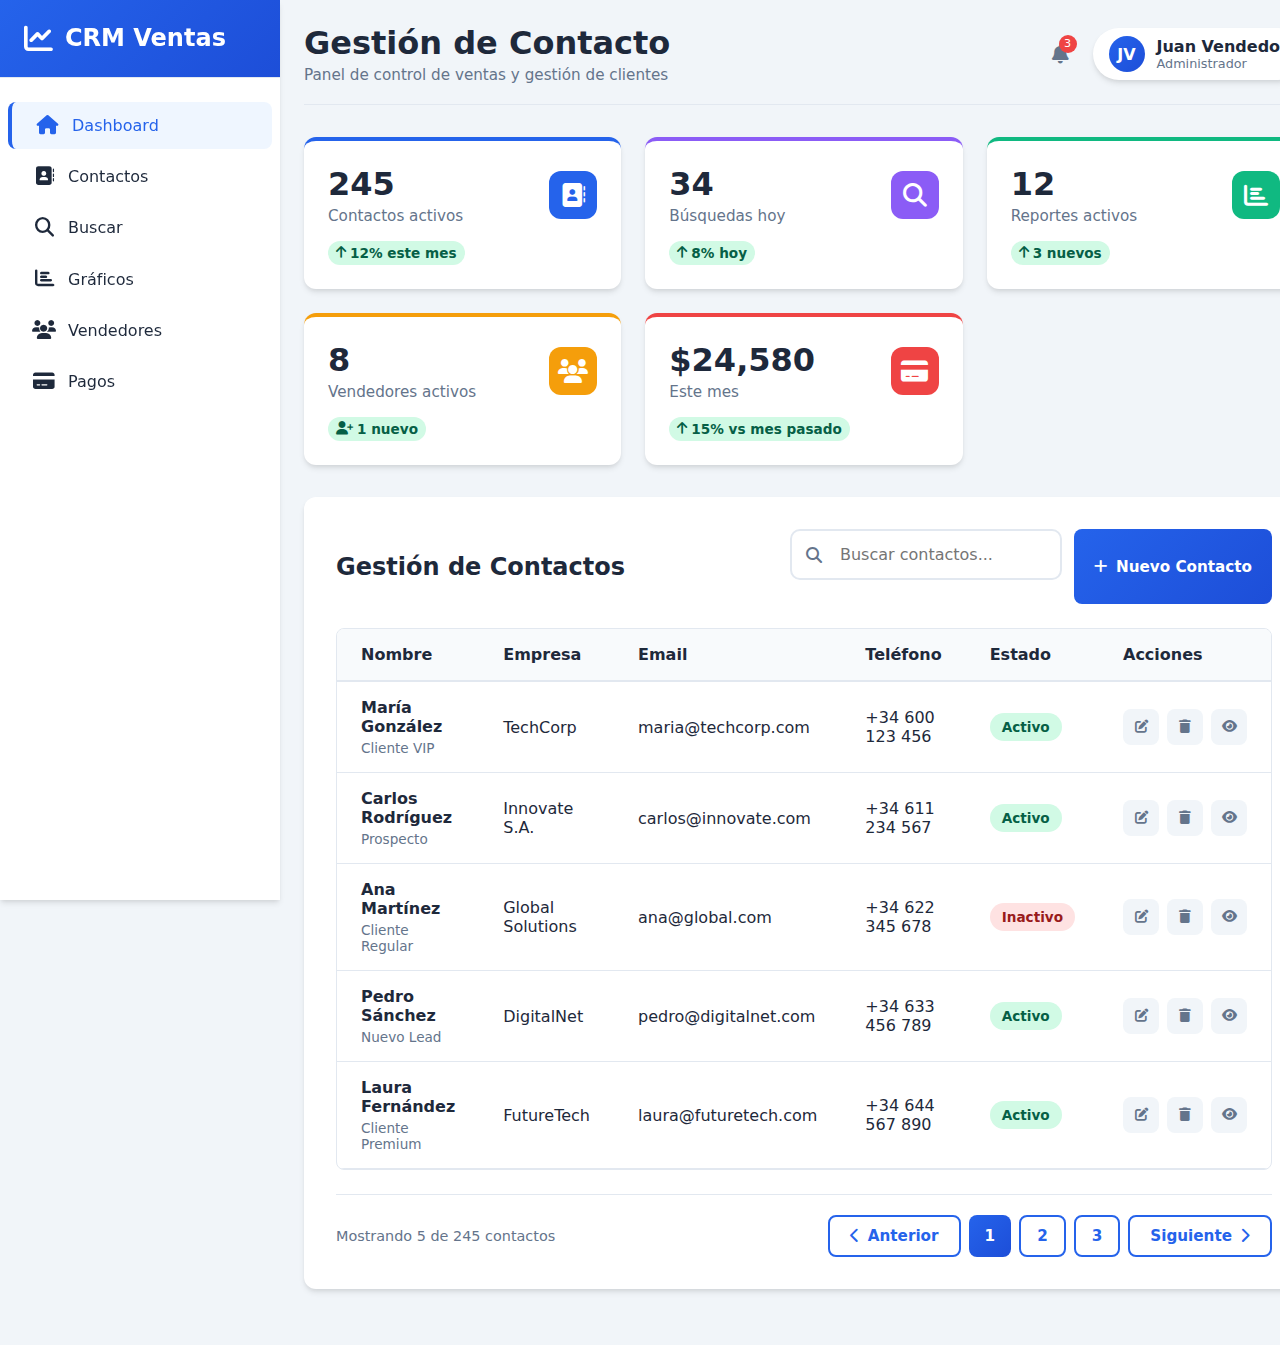
<file: index.html>
<!DOCTYPE html>
<html lang="es">
<head>
    <meta charset="UTF-8">
    <meta name="viewport" content="width=device-width, initial-scale=1.0">
    <title>CRM Ventas - Panel de Control</title>
    <link rel="stylesheet" href="https://cdnjs.cloudflare.com/ajax/libs/font-awesome/6.4.0/css/all.min.css">
    <style>
        * {
            margin: 0;
            padding: 0;
            box-sizing: border-box;
            font-family: 'Segoe UI', system-ui, sans-serif;
        }

        :root {
            --primary: #2563eb;
            --primary-dark: #1d4ed8;
            --secondary: #64748b;
            --success: #10b981;
            --warning: #f59e0b;
            --danger: #ef4444;
            --light: #f8fafc;
            --dark: #1e293b;
            --card-shadow: 0 4px 6px -1px rgba(0, 0, 0, 0.1), 0 2px 4px -1px rgba(0, 0, 0, 0.06);
            --sidebar-width: 280px;
        }

        body {
            background-color: #f1f5f9;
            color: var(--dark);
            display: flex;
            min-height: 100vh;
        }

        /* Sidebar Modernizado */
        .sidebar {
            width: var(--sidebar-width);
            background: white;
            box-shadow: var(--card-shadow);
            height: 100vh;
            position: fixed;
            padding: 0;
            z-index: 100;
        }

        .logo-section {
            padding: 24px;
            border-bottom: 1px solid #e2e8f0;
            background: linear-gradient(135deg, var(--primary) 0%, var(--primary-dark) 100%);
            color: white;
        }

        .logo {
            display: flex;
            align-items: center;
            gap: 12px;
            font-size: 1.5rem;
            font-weight: 700;
        }

        .logo i {
            font-size: 1.8rem;
        }

        .nav-menu {
            padding: 20px 0;
        }

        .nav-item {
            list-style: none;
        }

        .nav-link {
            display: flex;
            align-items: center;
            padding: 14px 24px;
            color: var(--dark);
            text-decoration: none;
            transition: all 0.3s;
            margin: 4px 8px;
            border-radius: 8px;
            font-weight: 500;
        }

        .nav-link:hover {
            background-color: #f1f5f9;
            color: var(--primary);
        }

        .nav-link.active {
            background-color: #eff6ff;
            color: var(--primary);
            border-left: 4px solid var(--primary);
        }

        .nav-link i {
            margin-right: 12px;
            font-size: 1.2rem;
            width: 24px;
            text-align: center;
        }

        /* Main Content */
        .main-content {
            flex: 1;
            margin-left: var(--sidebar-width);
            padding: 24px;
        }

        /* Header */
        .header {
            display: flex;
            justify-content: space-between;
            align-items: center;
            margin-bottom: 32px;
            padding-bottom: 20px;
            border-bottom: 1px solid #e2e8f0;
        }

        .header-title h1 {
            font-size: 2rem;
            color: var(--dark);
            font-weight: 700;
            margin-bottom: 4px;
        }

        .header-title p {
            color: var(--secondary);
            font-size: 0.95rem;
        }

        .header-actions {
            display: flex;
            align-items: center;
            gap: 16px;
        }

        .user-profile {
            display: flex;
            align-items: center;
            gap: 12px;
            background: white;
            padding: 8px 16px;
            border-radius: 50px;
            box-shadow: var(--card-shadow);
        }

        .user-avatar {
            width: 36px;
            height: 36px;
            border-radius: 50%;
            background: linear-gradient(135deg, var(--primary) 0%, var(--primary-dark) 100%);
            display: flex;
            align-items: center;
            justify-content: center;
            color: white;
            font-weight: 600;
        }

        .btn-notification {
            background: none;
            border: none;
            font-size: 1.2rem;
            color: var(--secondary);
            cursor: pointer;
            position: relative;
            padding: 8px;
        }

        .btn-notification::after {
            content: '3';
            position: absolute;
            top: 0;
            right: 0;
            background: var(--danger);
            color: white;
            font-size: 0.7rem;
            width: 18px;
            height: 18px;
            border-radius: 50%;
            display: flex;
            align-items: center;
            justify-content: center;
        }

        /* Cards Dashboard */
        .stats-grid {
            display: grid;
            grid-template-columns: repeat(auto-fit, minmax(240px, 1fr));
            gap: 24px;
            margin-bottom: 32px;
        }

        .stat-card {
            background: white;
            border-radius: 12px;
            padding: 24px;
            box-shadow: var(--card-shadow);
            transition: transform 0.3s;
            border-top: 4px solid var(--primary);
        }

        .stat-card:hover {
            transform: translateY(-4px);
        }

        .stat-card:nth-child(2) { border-top-color: #8b5cf6; }
        .stat-card:nth-child(3) { border-top-color: #10b981; }
        .stat-card:nth-child(4) { border-top-color: #f59e0b; }
        .stat-card:nth-child(5) { border-top-color: #ef4444; }

        .stat-header {
            display: flex;
            justify-content: space-between;
            align-items: center;
            margin-bottom: 16px;
        }

        .stat-icon {
            width: 48px;
            height: 48px;
            border-radius: 12px;
            display: flex;
            align-items: center;
            justify-content: center;
            font-size: 1.5rem;
            color: white;
        }

        .stat-card:nth-child(1) .stat-icon { background: var(--primary); }
        .stat-card:nth-child(2) .stat-icon { background: #8b5cf6; }
        .stat-card:nth-child(3) .stat-icon { background: #10b981; }
        .stat-card:nth-child(4) .stat-icon { background: #f59e0b; }
        .stat-card:nth-child(5) .stat-icon { background: #ef4444; }

        .stat-value {
            font-size: 2rem;
            font-weight: 700;
            color: var(--dark);
            margin-bottom: 4px;
        }

        .stat-label {
            color: var(--secondary);
            font-size: 0.95rem;
        }

        .stat-change {
            font-size: 0.85rem;
            font-weight: 600;
            padding: 4px 8px;
            border-radius: 20px;
            display: inline-flex;
            align-items: center;
            gap: 4px;
        }

        .stat-change.positive {
            background: #d1fae5;
            color: #065f46;
        }

        /* Tabla de Contactos */
        .content-card {
            background: white;
            border-radius: 12px;
            padding: 32px;
            box-shadow: var(--card-shadow);
            margin-bottom: 32px;
        }

        .card-header {
            display: flex;
            justify-content: space-between;
            align-items: center;
            margin-bottom: 24px;
        }

        .card-header h2 {
            font-size: 1.5rem;
            color: var(--dark);
            font-weight: 700;
        }

        .btn {
            padding: 10px 20px;
            border-radius: 8px;
            border: none;
            font-weight: 600;
            cursor: pointer;
            transition: all 0.3s;
            display: inline-flex;
            align-items: center;
            gap: 8px;
            font-size: 0.95rem;
        }

        .btn-primary {
            background: linear-gradient(135deg, var(--primary) 0%, var(--primary-dark) 100%);
            color: white;
        }

        .btn-primary:hover {
            transform: translateY(-2px);
            box-shadow: 0 6px 12px rgba(37, 99, 235, 0.2);
        }

        .btn-outline {
            background: white;
            color: var(--primary);
            border: 2px solid var(--primary);
        }

        .btn-outline:hover {
            background: #eff6ff;
        }

        .table-container {
            overflow-x: auto;
            border-radius: 8px;
            border: 1px solid #e2e8f0;
        }

        table {
            width: 100%;
            border-collapse: collapse;
            min-width: 800px;
        }

        thead {
            background: #f8fafc;
        }

        th {
            padding: 16px 24px;
            text-align: left;
            font-weight: 600;
            color: var(--dark);
            border-bottom: 2px solid #e2e8f0;
            white-space: nowrap;
        }

        td {
            padding: 16px 24px;
            border-bottom: 1px solid #e2e8f0;
        }

        tbody tr {
            transition: background 0.3s;
        }

        tbody tr:hover {
            background: #f8fafc;
        }

        .status-badge {
            padding: 6px 12px;
            border-radius: 20px;
            font-size: 0.85rem;
            font-weight: 600;
            display: inline-block;
        }

        .status-active {
            background: #d1fae5;
            color: #065f46;
        }

        .status-inactive {
            background: #fee2e2;
            color: #991b1b;
        }

        .action-buttons {
            display: flex;
            gap: 8px;
        }

        .btn-action {
            width: 36px;
            height: 36px;
            border-radius: 8px;
            border: none;
            background: #f1f5f9;
            color: var(--secondary);
            cursor: pointer;
            transition: all 0.3s;
            display: flex;
            align-items: center;
            justify-content: center;
        }

        .btn-action:hover {
            background: var(--primary);
            color: white;
        }

        /* Search Bar */
        .search-container {
            position: relative;
            max-width: 400px;
            margin-bottom: 24px;
        }

        .search-input {
            width: 100%;
            padding: 14px 20px 14px 48px;
            border-radius: 10px;
            border: 2px solid #e2e8f0;
            font-size: 1rem;
            background: white;
            transition: all 0.3s;
        }

        .search-input:focus {
            outline: none;
            border-color: var(--primary);
            box-shadow: 0 0 0 3px rgba(37, 99, 235, 0.1);
        }

        .search-icon {
            position: absolute;
            left: 16px;
            top: 50%;
            transform: translateY(-50%);
            color: var(--secondary);
        }

        /* Responsive */
        @media (max-width: 1200px) {
            .sidebar {
                width: 80px;
                padding: 0;
            }
            
            .logo-section span,
            .nav-link span {
                display: none;
            }
            
            .logo-section {
                padding: 20px;
            }
            
            .nav-link {
                justify-content: center;
                padding: 16px;
            }
            
            .nav-link i {
                margin: 0;
                font-size: 1.4rem;
            }
            
            .main-content {
                margin-left: 80px;
            }
        }

        @media (max-width: 768px) {
            .stats-grid {
                grid-template-columns: 1fr;
            }
            
            .header {
                flex-direction: column;
                align-items: flex-start;
                gap: 16px;
            }
            
            .header-actions {
                width: 100%;
                justify-content: space-between;
            }
            
            .content-card {
                padding: 20px;
            }
        }
    </style>
</head>
<body>
    <!-- Sidebar -->
    <nav class="sidebar">
        <div class="logo-section">
            <div class="logo">
                <i class="fas fa-chart-line"></i>
                <span>CRM Ventas</span>
            </div>
        </div>
        
        <ul class="nav-menu">
            <li class="nav-item">
                <a href="#" class="nav-link active">
                    <i class="fas fa-home"></i>
                    <span>Dashboard</span>
                </a>
            </li>
            <li class="nav-item">
                <a href="#" class="nav-link">
                    <i class="fas fa-address-book"></i>
                    <span>Contactos</span>
                </a>
            </li>
            <li class="nav-item">
                <a href="#" class="nav-link">
                    <i class="fas fa-search"></i>
                    <span>Buscar</span>
                </a>
            </li>
            <li class="nav-item">
                <a href="#" class="nav-link">
                    <i class="fas fa-chart-bar"></i>
                    <span>Gráficos</span>
                </a>
            </li>
            <li class="nav-item">
                <a href="#" class="nav-link">
                    <i class="fas fa-users"></i>
                    <span>Vendedores</span>
                </a>
            </li>
            <li class="nav-item">
                <a href="#" class="nav-link">
                    <i class="fas fa-credit-card"></i>
                    <span>Pagos</span>
                </a>
            </li>
        </ul>
    </nav>

    <!-- Main Content -->
    <main class="main-content">
        <!-- Header -->
        <header class="header">
            <div class="header-title">
                <h1>Gestión de Contacto</h1>
                <p>Panel de control de ventas y gestión de clientes</p>
            </div>
            
            <div class="header-actions">
                <button class="btn-notification">
                    <i class="fas fa-bell"></i>
                </button>
                
                <div class="user-profile">
                    <div class="user-avatar">JV</div>
                    <div>
                        <strong>Juan Vendedor</strong>
                        <p style="font-size: 0.8rem; color: var(--secondary);">Administrador</p>
                    </div>
                </div>
            </div>
        </header>

        <!-- Stats Cards -->
        <div class="stats-grid">
            <div class="stat-card">
                <div class="stat-header">
                    <div>
                        <div class="stat-value">245</div>
                        <div class="stat-label">Contactos activos</div>
                    </div>
                    <div class="stat-icon">
                        <i class="fas fa-address-book"></i>
                    </div>
                </div>
                <span class="stat-change positive">
                    <i class="fas fa-arrow-up"></i> 12% este mes
                </span>
            </div>
            
            <div class="stat-card">
                <div class="stat-header">
                    <div>
                        <div class="stat-value">34</div>
                        <div class="stat-label">Búsquedas hoy</div>
                    </div>
                    <div class="stat-icon">
                        <i class="fas fa-search"></i>
                    </div>
                </div>
                <span class="stat-change positive">
                    <i class="fas fa-arrow-up"></i> 8% hoy
                </span>
            </div>
            
            <div class="stat-card">
                <div class="stat-header">
                    <div>
                        <div class="stat-value">12</div>
                        <div class="stat-label">Reportes activos</div>
                    </div>
                    <div class="stat-icon">
                        <i class="fas fa-chart-bar"></i>
                    </div>
                </div>
                <span class="stat-change positive">
                    <i class="fas fa-arrow-up"></i> 3 nuevos
                </span>
            </div>
            
            <div class="stat-card">
                <div class="stat-header">
                    <div>
                        <div class="stat-value">8</div>
                        <div class="stat-label">Vendedores activos</div>
                    </div>
                    <div class="stat-icon">
                        <i class="fas fa-users"></i>
                    </div>
                </div>
                <span class="stat-change positive">
                    <i class="fas fa-user-plus"></i> 1 nuevo
                </span>
            </div>
            
            <div class="stat-card">
                <div class="stat-header">
                    <div>
                        <div class="stat-value">$24,580</div>
                        <div class="stat-label">Este mes</div>
                    </div>
                    <div class="stat-icon">
                        <i class="fas fa-credit-card"></i>
                    </div>
                </div>
                <span class="stat-change positive">
                    <i class="fas fa-arrow-up"></i> 15% vs mes pasado
                </span>
            </div>
        </div>

        <!-- Contact Management Table -->
        <div class="content-card">
            <div class="card-header">
                <h2>Gestión de Contactos</h2>
                <div style="display: flex; gap: 12px;">
                    <div class="search-container">
                        <i class="fas fa-search search-icon"></i>
                        <input type="text" class="search-input" placeholder="Buscar contactos...">
                    </div>
                    <button class="btn btn-primary">
                        <i class="fas fa-plus"></i> Nuevo Contacto
                    </button>
                </div>
            </div>
            
            <div class="table-container">
                <table>
                    <thead>
                        <tr>
                            <th>Nombre</th>
                            <th>Empresa</th>
                            <th>Email</th>
                            <th>Teléfono</th>
                            <th>Estado</th>
                            <th>Acciones</th>
                        </tr>
                    </thead>
                    <tbody>
                        <tr>
                            <td>
                                <strong>María González</strong>
                                <div style="font-size: 0.85rem; color: var(--secondary); margin-top: 4px;">Cliente VIP</div>
                            </td>
                            <td>TechCorp</td>
                            <td>maria@techcorp.com</td>
                            <td>+34 600 123 456</td>
                            <td>
                                <span class="status-badge status-active">Activo</span>
                            </td>
                            <td>
                                <div class="action-buttons">
                                    <button class="btn-action" title="Editar">
                                        <i class="fas fa-edit"></i>
                                    </button>
                                    <button class="btn-action" title="Eliminar">
                                        <i class="fas fa-trash"></i>
                                    </button>
                                    <button class="btn-action" title="Ver detalles">
                                        <i class="fas fa-eye"></i>
                                    </button>
                                </div>
                            </td>
                        </tr>
                        <tr>
                            <td>
                                <strong>Carlos Rodríguez</strong>
                                <div style="font-size: 0.85rem; color: var(--secondary); margin-top: 4px;">Prospecto</div>
                            </td>
                            <td>Innovate S.A.</td>
                            <td>carlos@innovate.com</td>
                            <td>+34 611 234 567</td>
                            <td>
                                <span class="status-badge status-active">Activo</span>
                            </td>
                            <td>
                                <div class="action-buttons">
                                    <button class="btn-action" title="Editar">
                                        <i class="fas fa-edit"></i>
                                    </button>
                                    <button class="btn-action" title="Eliminar">
                                        <i class="fas fa-trash"></i>
                                    </button>
                                    <button class="btn-action" title="Ver detalles">
                                        <i class="fas fa-eye"></i>
                                    </button>
                                </div>
                            </td>
                        </tr>
                        <tr>
                            <td>
                                <strong>Ana Martínez</strong>
                                <div style="font-size: 0.85rem; color: var(--secondary); margin-top: 4px;">Cliente Regular</div>
                            </td>
                            <td>Global Solutions</td>
                            <td>ana@global.com</td>
                            <td>+34 622 345 678</td>
                            <td>
                                <span class="status-badge status-inactive">Inactivo</span>
                            </td>
                            <td>
                                <div class="action-buttons">
                                    <button class="btn-action" title="Editar">
                                        <i class="fas fa-edit"></i>
                                    </button>
                                    <button class="btn-action" title="Eliminar">
                                        <i class="fas fa-trash"></i>
                                    </button>
                                    <button class="btn-action" title="Ver detalles">
                                        <i class="fas fa-eye"></i>
                                    </button>
                                </div>
                            </td>
                        </tr>
                        <tr>
                            <td>
                                <strong>Pedro Sánchez</strong>
                                <div style="font-size: 0.85rem; color: var(--secondary); margin-top: 4px;">Nuevo Lead</div>
                            </td>
                            <td>DigitalNet</td>
                            <td>pedro@digitalnet.com</td>
                            <td>+34 633 456 789</td>
                            <td>
                                <span class="status-badge status-active">Activo</span>
                            </td>
                            <td>
                                <div class="action-buttons">
                                    <button class="btn-action" title="Editar">
                                        <i class="fas fa-edit"></i>
                                    </button>
                                    <button class="btn-action" title="Eliminar">
                                        <i class="fas fa-trash"></i>
                                    </button>
                                    <button class="btn-action" title="Ver detalles">
                                        <i class="fas fa-eye"></i>
                                    </button>
                                </div>
                            </td>
                        </tr>
                        <tr>
                            <td>
                                <strong>Laura Fernández</strong>
                                <div style="font-size: 0.85rem; color: var(--secondary); margin-top: 4px;">Cliente Premium</div>
                            </td>
                            <td>FutureTech</td>
                            <td>laura@futuretech.com</td>
                            <td>+34 644 567 890</td>
                            <td>
                                <span class="status-badge status-active">Activo</span>
                            </td>
                            <td>
                                <div class="action-buttons">
                                    <button class="btn-action" title="Editar">
                                        <i class="fas fa-edit"></i>
                                    </button>
                                    <button class="btn-action" title="Eliminar">
                                        <i class="fas fa-trash"></i>
                                    </button>
                                    <button class="btn-action" title="Ver detalles">
                                        <i class="fas fa-eye"></i>
                                    </button>
                                </div>
                            </td>
                        </tr>
                    </tbody>
                </table>
            </div>
            
            <div style="margin-top: 24px; display: flex; justify-content: space-between; align-items: center; padding-top: 20px; border-top: 1px solid #e2e8f0;">
                <div style="color: var(--secondary); font-size: 0.9rem;">
                    Mostrando 5 de 245 contactos
                </div>
                <div style="display: flex; gap: 8px;">
                    <button class="btn btn-outline">
                        <i class="fas fa-chevron-left"></i> Anterior
                    </button>
                    <button class="btn btn-primary" style="padding: 8px 16px;">1</button>
                    <button class="btn btn-outline" style="padding: 8px 16px;">2</button>
                    <button class="btn btn-outline" style="padding: 8px 16px;">3</button>
                    <button class="btn btn-outline">
                        Siguiente <i class="fas fa-chevron-right"></i>
                    </button>
                </div>
            </div>
        </div>
    </main>

    <script>
        // Funcionalidad básica de navegación
        document.addEventListener('DOMContentLoaded', function() {
            // Navegación del sidebar
            const navLinks = document.querySelectorAll('.nav-link');
            navLinks.forEach(link => {
                link.addEventListener('click', function(e) {
                    e.preventDefault();
                    navLinks.forEach(l => l.classList.remove('active'));
                    this.classList.add('active');
                    
                    // Aquí puedes agregar lógica para cargar diferentes secciones
                    const section = this.querySelector('span').textContent;
                    document.querySelector('.header-title h1').textContent = section;
                });
            });
            
            // Búsqueda en tiempo real
            const searchInput = document.querySelector('.search-input');
            searchInput.addEventListener('input', function() {
                const searchTerm = this.value.toLowerCase();
                const rows = document.querySelectorAll('tbody tr');
                
                rows.forEach(row => {
                    const text = row.textContent.toLowerCase();
                    row.style.display = text.includes(searchTerm) ? '' : 'none';
                });
            });
            
            // Acciones de botones
            document.querySelectorAll('.btn-action').forEach(btn => {
                btn.addEventListener('click', function() {
                    const action = this.title;
                    const row = this.closest('tr');
                    const name = row.querySelector('td strong').textContent;
                    
                    if (action === 'Editar') {
                        alert(`Editar contacto: ${name}`);
                    } else if (action === 'Eliminar') {
                        if (confirm(`¿Eliminar contacto: ${name}?`)) {
                            row.style.opacity = '0.5';
                            setTimeout(() => {
                                row.remove();
                            }, 300);
                        }
                    } else if (action === 'Ver detalles') {
                        alert(`Ver detalles de: ${name}`);
                    }
                });
            });
            
            // Botón nuevo contacto
            document.querySelector('.btn-primary[href*="Nuevo Contacto"]')?.addEventListener('click', function() {
                alert('Abrir formulario para nuevo contacto');
            });
        });
    </script>
</body>
</html>
</file>
